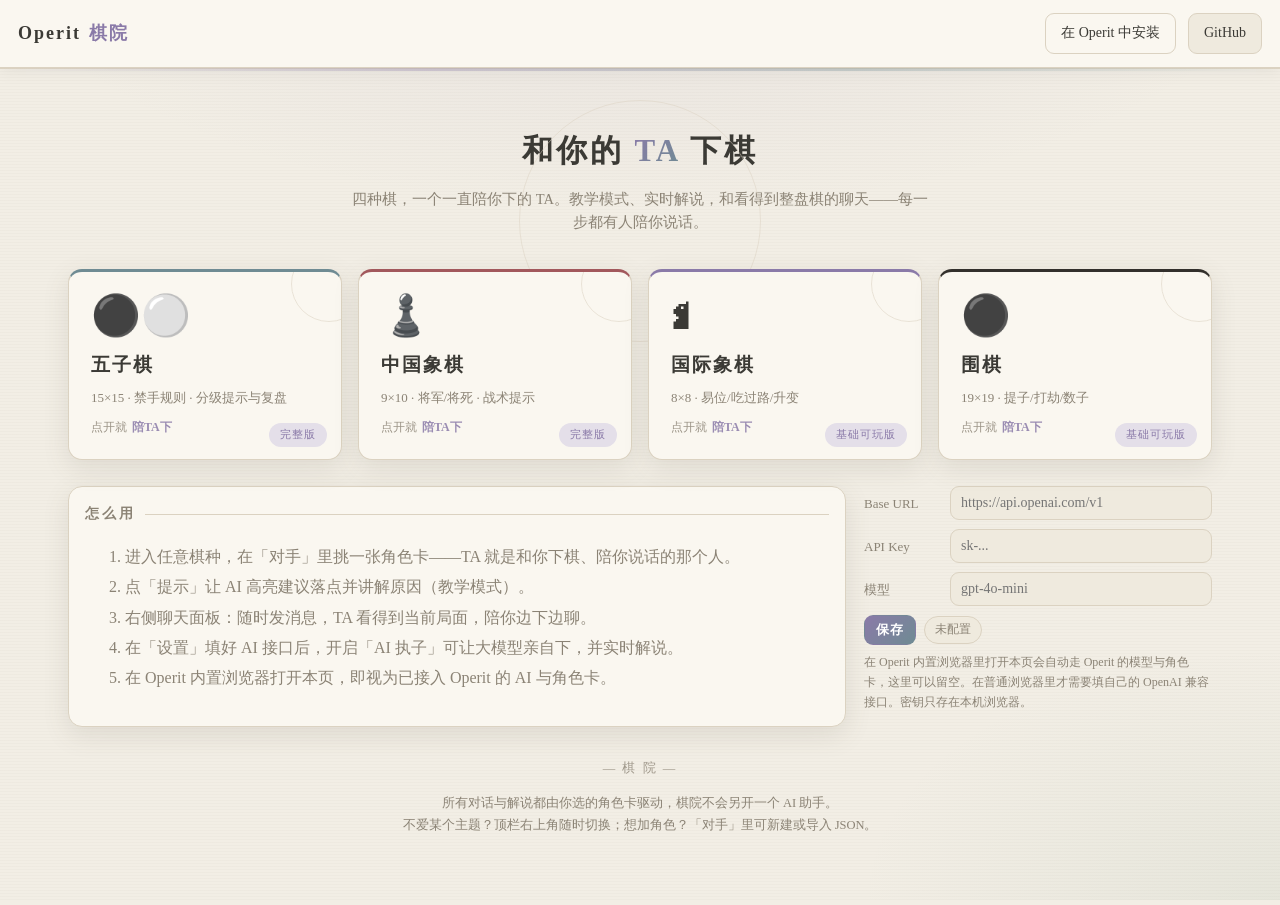
<file: index.html>
<!DOCTYPE html>
<html lang="zh-CN">
<head>
<meta charset="UTF-8">
<meta name="viewport" content="width=device-width,initial-scale=1">
<title>Operit 棋院 · 与 AI 对弈</title>
<link rel="stylesheet" href="assets/style.css">
</head>
<body>
<div class="topbar">
  <div class="logo">Operit <span>棋院</span></div>
  <div class="spacer"></div>
  <a class="btn ghost" href="operit/INSTALL.html">在 Operit 中安装</a>
  <a class="btn" href="https://github.com/" id="repoLink">GitHub</a>
</div>

<div class="wrap">
  <div class="hero">
    <h1>和你的 <span>TA</span> 下棋</h1>
    <p>四种棋，一个一直陪你下的 TA。教学模式、实时解说，和看得到整盘棋的聊天——每一步都有人陪你说话。</p>
  </div>

  <div class="lobby">
    <div class="card" onclick="location.href='gomoku/index.html'">
      <div class="emoji">⚫⚪</div>
      <h2>五子棋</h2>
      <p>15×15 · 禁手规则 · 分级提示与复盘</p>
      <div class="cta">点开就 <b>陪TA下</b></div>
      <div class="lv">完整版</div>
    </div>
    <div class="card" onclick="location.href='xiangqi/index.html'">
      <div class="emoji">♟️</div>
      <h2>中国象棋</h2>
      <p>9×10 · 将军/将死 · 战术提示</p>
      <div class="cta">点开就 <b>陪TA下</b></div>
      <div class="lv">完整版</div>
    </div>
    <div class="card" onclick="location.href='chess/index.html'">
      <div class="emoji">♞</div>
      <h2>国际象棋</h2>
      <p>8×8 · 易位/吃过路/升变</p>
      <div class="cta">点开就 <b>陪TA下</b></div>
      <div class="lv">基础可玩版</div>
    </div>
    <div class="card" onclick="location.href='go/index.html'">
      <div class="emoji">⚫</div>
      <h2>围棋</h2>
      <p>19×19 · 提子/打劫/数子</p>
      <div class="cta">点开就 <b>陪TA下</b></div>
      <div class="lv">基础可玩版</div>
    </div>
  </div>

  <div class="grid2" style="margin-top:26px">
    <div class="panel">
      <h3>怎么用</h3>
      <ol class="muted" style="line-height:1.9">
        <li>进入任意棋种，在「对手」里挑一张角色卡——TA 就是和你下棋、陪你说话的那个人。</li>
        <li>点「提示」让 AI 高亮建议落点并讲解原因（教学模式）。</li>
        <li>右侧聊天面板：随时发消息，TA 看得到当前局面，陪你边下边聊。</li>
        <li>在「设置」填好 AI 接口后，开启「AI 执子」可让大模型亲自下，并实时解说。</li>
        <li>在 Operit 内置浏览器打开本页，即视为已接入 Operit 的 AI 与角色卡。</li>
      </ol>
    </div>
    <div id="settingsMount"></div>
  </div>

  <div class="foot">
    <div class="ln">— 棋 院 —</div>
    <p>所有对话与解说都由你选的角色卡驱动，棋院不会另开一个 AI 助手。<br>
    不爱某个主题？顶栏右上角随时切换；想加角色？「对手」里可新建或导入 JSON。</p>
  </div>
</div>

<script src="assets/common.js"></script>
<script>
  ChessArena.renderSettings(document.getElementById("settingsMount"));
  var repo = "https://github.com/your-name/operit-chess-arena";
  document.getElementById("repoLink").href = repo;
</script>
</body>
</html>
</file>
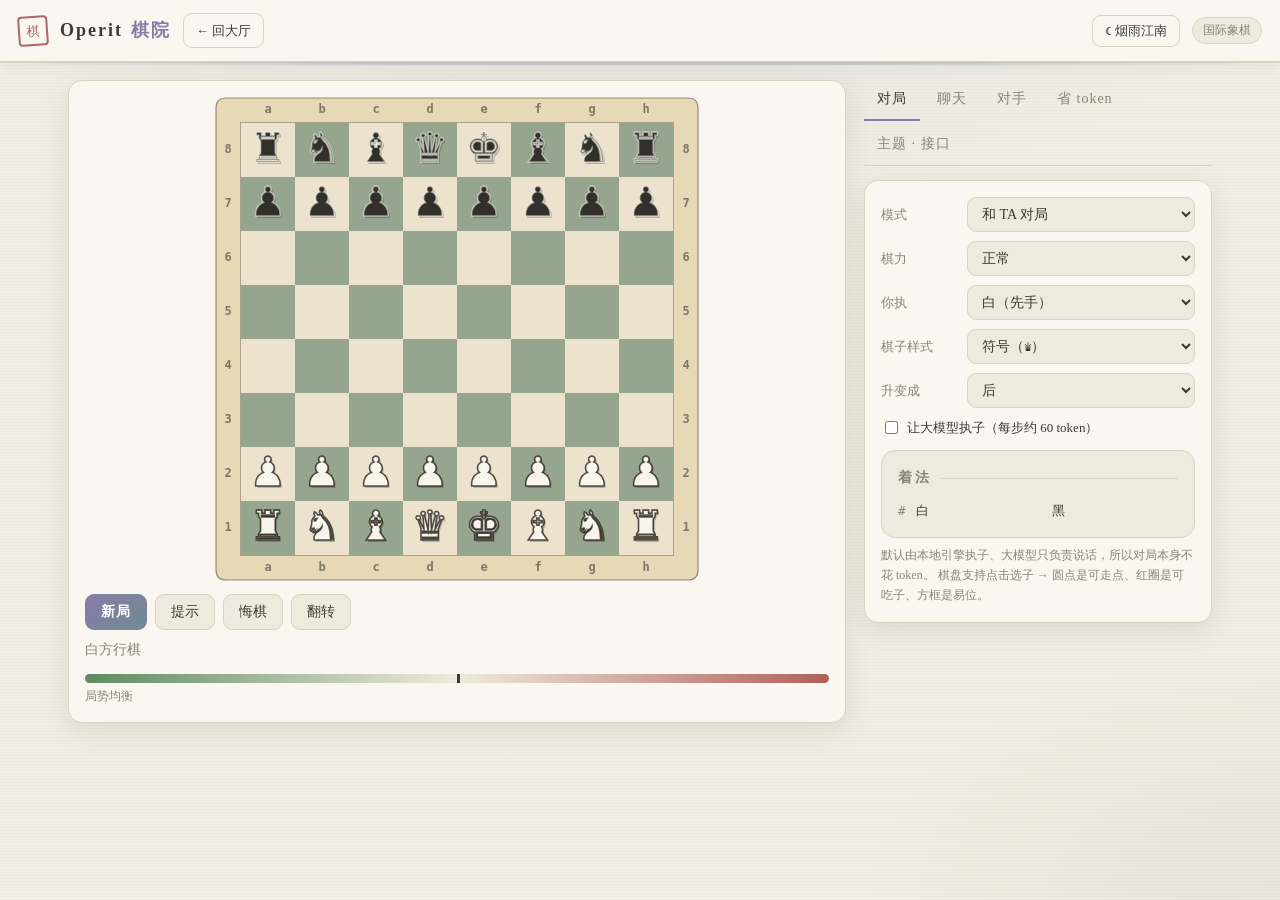
<file: chess/index.html>
<!DOCTYPE html>
<html lang="zh-CN">
<head>
<meta charset="UTF-8">
<meta name="viewport" content="width=device-width,initial-scale=1">
<title>国际象棋 · 陪你下一局</title>
<link rel="stylesheet" href="../assets/style.css">
<script src="../assets/theme.js"></script>
</head>
<body>
<div class="topbar">
  <span class="seal">棋</span>
  <div class="logo">Operit <span>棋院</span></div>
  <a class="btn ghost sm" href="../index.html">← 回大厅</a>
  <div class="spacer"></div>
  <button class="btn ghost sm" id="themeBtn"></button>
  <span class="tag">国际象棋</span>
</div>

<div class="wrap">
  <div class="grid2">
    <div class="panel">
      <div class="boardbox" id="boardbox">
        <canvas id="board"></canvas>
      </div>
      <div class="row" style="margin-top:13px">
        <button class="btn primary" id="newGame">新局</button>
        <button class="btn" id="hintBtn">提示</button>
        <button class="btn" id="undoBtn">悔棋</button>
        <button class="btn" id="flipBtn">翻转</button>
      </div>
      <div class="row" style="margin-top:9px">
        <span class="status" id="status"></span>
      </div>
      <div class="evalbar" style="margin-top:12px"><div class="mark" id="evalMark" style="left:50%"></div></div>
      <div class="muted" style="font-size:12px;margin-top:4px" id="evalText">局势均衡</div>
    </div>

    <div>
      <div class="tabs">
        <div class="tab active" data-tab="ctrl">对局</div>
        <div class="tab" data-tab="chat">聊天</div>
        <div class="tab" data-tab="who">对手</div>
        <div class="tab" data-tab="save">省 token</div>
        <div class="tab" data-tab="set">主题 · 接口</div>
      </div>

      <div class="panel" id="tab-ctrl">
        <div class="field"><label>模式</label>
          <select id="mode"><option value="ai">和 TA 对局</option><option value="pvp">两人轮流</option></select>
        </div>
        <div class="field"><label>棋力</label>
          <select id="diff"><option value="easy">轻松（让让你）</option><option value="medium" selected>正常</option><option value="hard">认真</option></select>
        </div>
        <div class="field"><label>你执</label>
          <select id="side"><option value="w">白（先手）</option><option value="b">黑（后手，自动翻转棋盘）</option></select>
        </div>
        <div class="field"><label>棋子样式</label>
          <select id="styleSel"><option value="glyph">符号（♛）</option><option value="disc">圆盘字母（最清楚）</option></select>
        </div>
        <div class="field"><label>升变成</label>
          <select id="promo"><option value="Q">后</option><option value="R">车</option><option value="B">象</option><option value="N">马</option></select>
        </div>
        <div class="row" style="margin-bottom:12px">
          <label class="row" style="gap:6px"><input type="checkbox" id="llmPlay"> 让大模型执子（每步约 60 token）</label>
        </div>
        <div class="panel sub">
          <h3>着法</h3>
          <div class="moves" id="moves"></div>
        </div>
        <p class="note">默认由本地引擎执子、大模型只负责说话，所以对局本身不花 token。
          棋盘支持点击选子 → 圆点是可走点、红圈是可吃子、方框是易位。</p>
      </div>

      <div class="panel hidden" id="tab-chat"><div id="chatMount"></div></div>
      <div class="panel hidden" id="tab-who"><div id="personaMount"></div></div>
      <div class="panel hidden" id="tab-save"><div id="budgetMount"></div></div>
      <div class="panel hidden" id="tab-set">
        <h3>主题</h3>
        <div id="themeMount"></div>
        <div class="divider"></div>
        <h3>模型接口</h3>
        <div id="setMount"></div>
      </div>
    </div>
  </div>
</div>

<script src="../assets/budget.js"></script>
<script src="../assets/persona.js"></script>
<script src="../assets/common.js"></script>
<script src="engine.js"></script>
<script src="ui.js"></script>
<script>ChessArena.bindThemeCycle(document.getElementById("themeBtn"));</script>
</body>
</html>
</file>
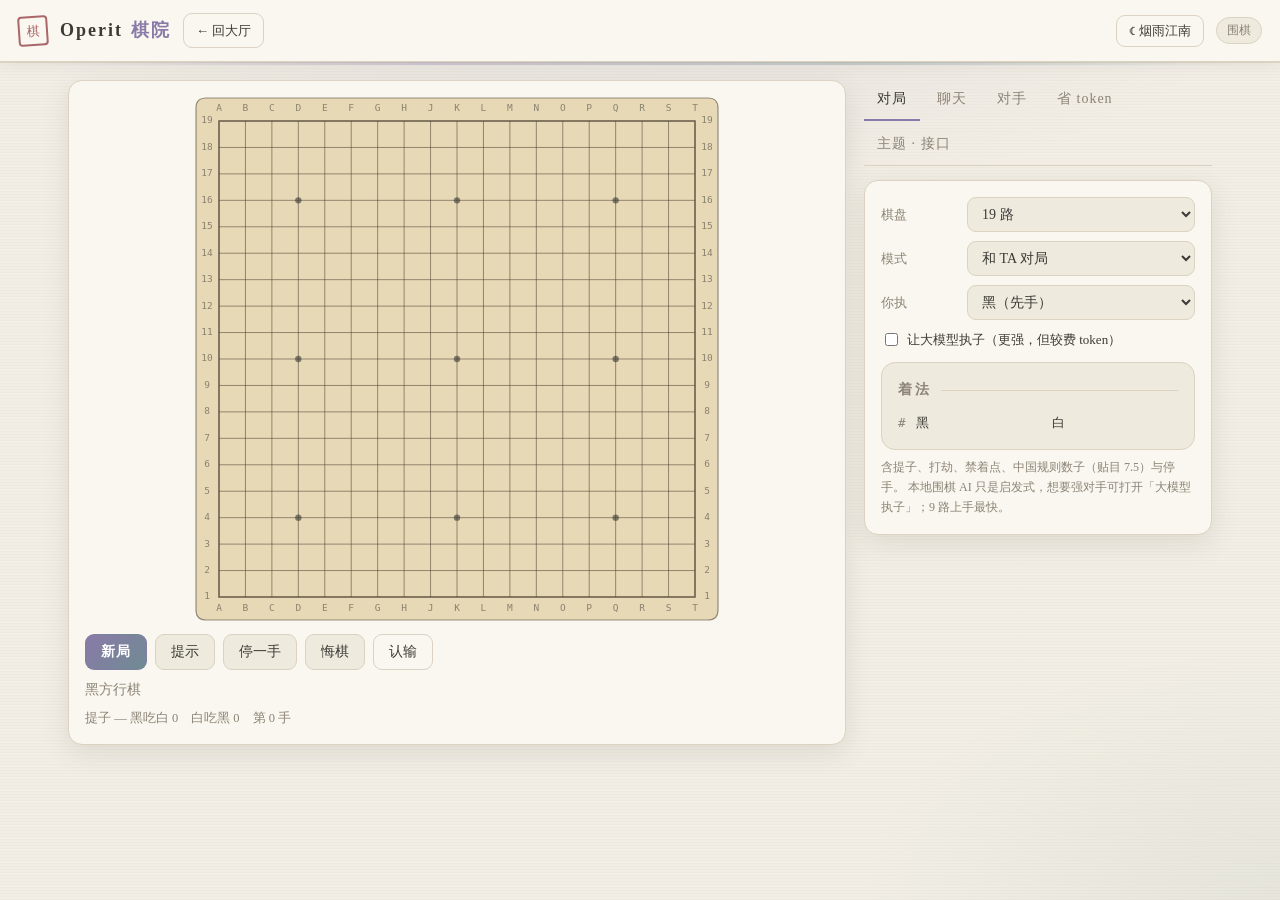
<file: go/index.html>
<!DOCTYPE html>
<html lang="zh-CN">
<head>
<meta charset="UTF-8">
<meta name="viewport" content="width=device-width,initial-scale=1">
<title>围棋 · 陪你下一局</title>
<link rel="stylesheet" href="../assets/style.css">
<script src="../assets/theme.js"></script>
</head>
<body>
<div class="topbar">
  <span class="seal">棋</span>
  <div class="logo">Operit <span>棋院</span></div>
  <a class="btn ghost sm" href="../index.html">← 回大厅</a>
  <div class="spacer"></div>
  <button class="btn ghost sm" id="themeBtn"></button>
  <span class="tag">围棋</span>
</div>

<div class="wrap">
  <div class="grid2">
    <div class="panel">
      <div class="boardbox" id="boardbox">
        <canvas id="board"></canvas>
      </div>
      <div class="row" style="margin-top:13px">
        <button class="btn primary" id="newGame">新局</button>
        <button class="btn" id="hintBtn">提示</button>
        <button class="btn" id="passBtn">停一手</button>
        <button class="btn" id="undoBtn">悔棋</button>
        <button class="btn ghost" id="resignBtn">认输</button>
      </div>
      <div class="row" style="margin-top:9px"><span class="status" id="status"></span></div>
      <div class="muted" id="capText" style="font-size:12.5px;margin-top:6px"></div>
    </div>

    <div>
      <div class="tabs">
        <div class="tab active" data-tab="ctrl">对局</div>
        <div class="tab" data-tab="chat">聊天</div>
        <div class="tab" data-tab="who">对手</div>
        <div class="tab" data-tab="save">省 token</div>
        <div class="tab" data-tab="set">主题 · 接口</div>
      </div>

      <div class="panel" id="tab-ctrl">
        <div class="field"><label>棋盘</label>
          <select id="size"><option value="19" selected>19 路</option><option value="13">13 路</option><option value="9">9 路（新手友好）</option></select>
        </div>
        <div class="field"><label>模式</label>
          <select id="mode"><option value="ai">和 TA 对局</option><option value="pvp">两人轮流</option></select>
        </div>
        <div class="field"><label>你执</label>
          <select id="side"><option value="1">黑（先手）</option><option value="2">白（后手）</option></select>
        </div>
        <div class="row" style="margin-bottom:12px">
          <label class="row" style="gap:6px"><input type="checkbox" id="llmPlay"> 让大模型执子（更强，但较费 token）</label>
        </div>
        <div class="panel sub">
          <h3>着法</h3>
          <div class="moves" id="moves"></div>
        </div>
        <p class="note">含提子、打劫、禁着点、中国规则数子（贴目 7.5）与停手。
          本地围棋 AI 只是启发式，想要强对手可打开「大模型执子」；9 路上手最快。</p>
      </div>

      <div class="panel hidden" id="tab-chat"><div id="chatMount"></div></div>
      <div class="panel hidden" id="tab-who"><div id="personaMount"></div></div>
      <div class="panel hidden" id="tab-save"><div id="budgetMount"></div></div>
      <div class="panel hidden" id="tab-set">
        <h3>主题</h3>
        <div id="themeMount"></div>
        <div class="divider"></div>
        <h3>模型接口</h3>
        <div id="setMount"></div>
      </div>
    </div>
  </div>
</div>

<script src="../assets/budget.js"></script>
<script src="../assets/persona.js"></script>
<script src="../assets/common.js"></script>
<script src="engine.js"></script>
<script src="ui.js"></script>
<script>ChessArena.bindThemeCycle(document.getElementById("themeBtn"));</script>
</body>
</html>
</file>
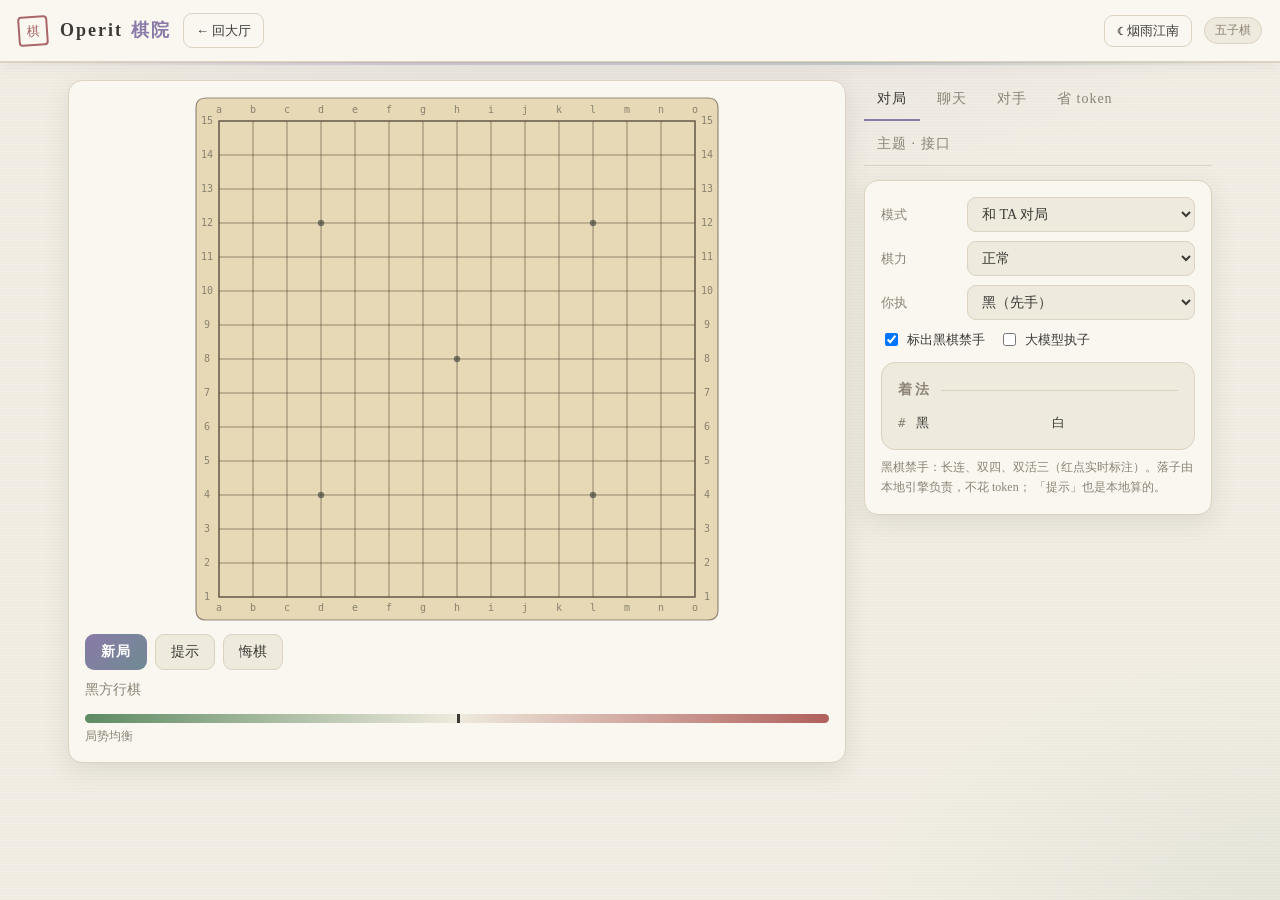
<file: gomoku/index.html>
<!DOCTYPE html>
<html lang="zh-CN">
<head>
<meta charset="UTF-8">
<meta name="viewport" content="width=device-width,initial-scale=1">
<title>五子棋 · 陪你下一局</title>
<link rel="stylesheet" href="../assets/style.css">
<script src="../assets/theme.js"></script>
</head>
<body>
<div class="topbar">
  <span class="seal">棋</span>
  <div class="logo">Operit <span>棋院</span></div>
  <a class="btn ghost sm" href="../index.html">← 回大厅</a>
  <div class="spacer"></div>
  <button class="btn ghost sm" id="themeBtn"></button>
  <span class="tag">五子棋</span>
</div>

<div class="wrap">
  <div class="grid2">
    <div class="panel">
      <div class="boardbox" id="boardbox">
        <canvas id="board"></canvas>
      </div>
      <div class="row" style="margin-top:13px">
        <button class="btn primary" id="newGame">新局</button>
        <button class="btn" id="hintBtn">提示</button>
        <button class="btn" id="undoBtn">悔棋</button>
      </div>
      <div class="row" style="margin-top:9px"><span class="status" id="status"></span></div>
      <div class="evalbar" style="margin-top:12px"><div class="mark" id="evalMark" style="left:50%"></div></div>
      <div class="muted" style="font-size:12px;margin-top:4px" id="evalText">局势均衡</div>
    </div>

    <div>
      <div class="tabs">
        <div class="tab active" data-tab="ctrl">对局</div>
        <div class="tab" data-tab="chat">聊天</div>
        <div class="tab" data-tab="who">对手</div>
        <div class="tab" data-tab="save">省 token</div>
        <div class="tab" data-tab="set">主题 · 接口</div>
      </div>

      <div class="panel" id="tab-ctrl">
        <div class="field"><label>模式</label>
          <select id="mode"><option value="ai">和 TA 对局</option><option value="pvp">两人轮流</option></select>
        </div>
        <div class="field"><label>棋力</label>
          <select id="diff"><option value="easy">轻松（让让你）</option><option value="medium" selected>正常</option><option value="hard">认真</option></select>
        </div>
        <div class="field"><label>你执</label>
          <select id="side"><option value="1">黑（先手）</option><option value="2">白（后手）</option></select>
        </div>
        <div class="row" style="gap:14px;margin-bottom:12px">
          <label class="row" style="gap:6px"><input type="checkbox" id="forbid" checked> 标出黑棋禁手</label>
          <label class="row" style="gap:6px"><input type="checkbox" id="llmPlay"> 大模型执子</label>
        </div>
        <div class="panel sub">
          <h3>着法</h3>
          <div class="moves" id="moves"></div>
        </div>
        <p class="note">黑棋禁手：长连、双四、双活三（红点实时标注）。落子由本地引擎负责，不花 token；
          「提示」也是本地算的。</p>
      </div>

      <div class="panel hidden" id="tab-chat"><div id="chatMount"></div></div>
      <div class="panel hidden" id="tab-who"><div id="personaMount"></div></div>
      <div class="panel hidden" id="tab-save"><div id="budgetMount"></div></div>
      <div class="panel hidden" id="tab-set">
        <h3>主题</h3>
        <div id="themeMount"></div>
        <div class="divider"></div>
        <h3>模型接口</h3>
        <div id="setMount"></div>
      </div>
    </div>
  </div>
</div>

<script src="../assets/budget.js"></script>
<script src="../assets/persona.js"></script>
<script src="../assets/common.js"></script>
<script src="engine.js"></script>
<script src="ui.js"></script>
<script>ChessArena.bindThemeCycle(document.getElementById("themeBtn"));</script>
</body>
</html>
</file>
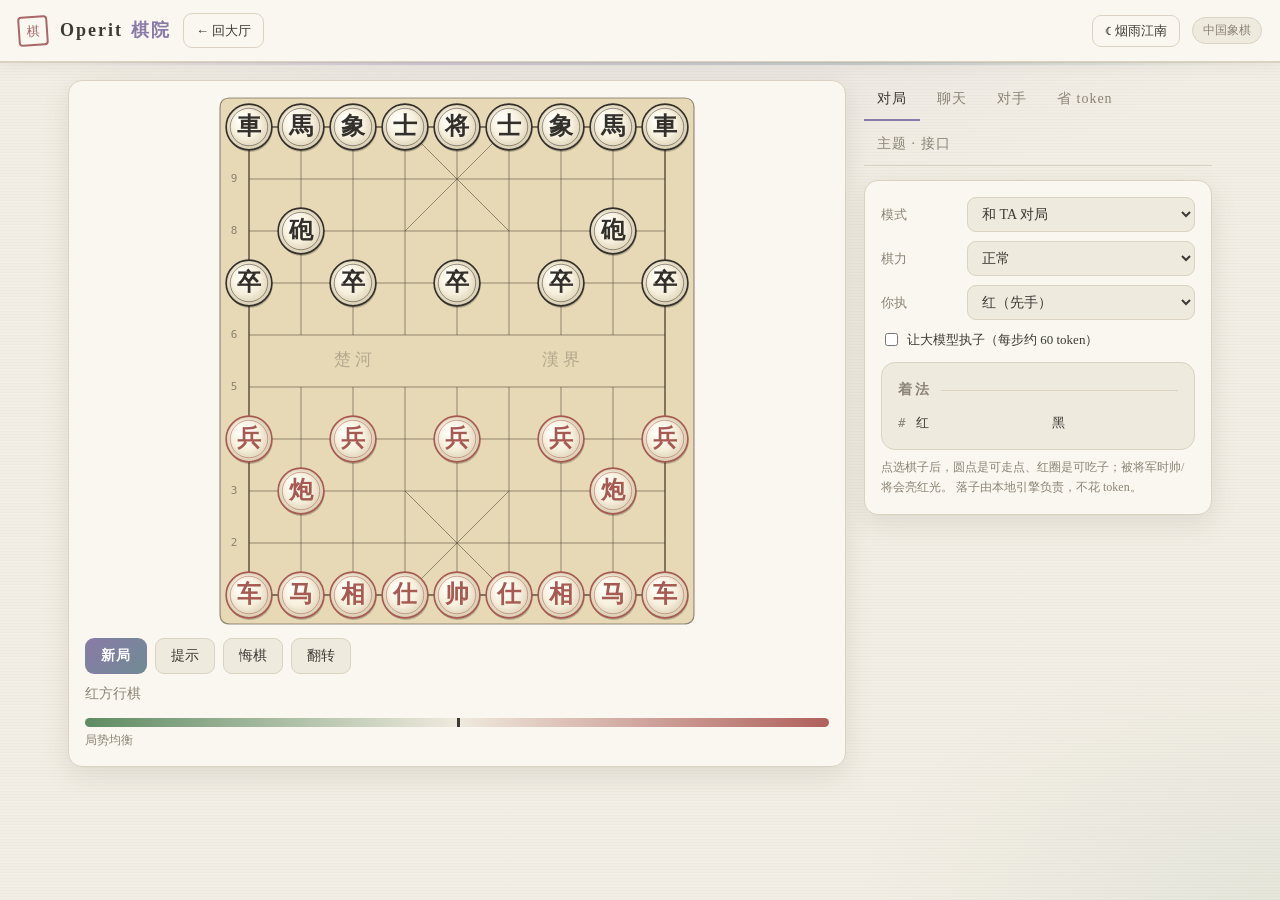
<file: xiangqi/index.html>
<!DOCTYPE html>
<html lang="zh-CN">
<head>
<meta charset="UTF-8">
<meta name="viewport" content="width=device-width,initial-scale=1">
<title>中国象棋 · 陪你下一局</title>
<link rel="stylesheet" href="../assets/style.css">
<script src="../assets/theme.js"></script>
</head>
<body>
<div class="topbar">
  <span class="seal">棋</span>
  <div class="logo">Operit <span>棋院</span></div>
  <a class="btn ghost sm" href="../index.html">← 回大厅</a>
  <div class="spacer"></div>
  <button class="btn ghost sm" id="themeBtn"></button>
  <span class="tag">中国象棋</span>
</div>

<div class="wrap">
  <div class="grid2">
    <div class="panel">
      <div class="boardbox" id="boardbox">
        <canvas id="board"></canvas>
      </div>
      <div class="row" style="margin-top:13px">
        <button class="btn primary" id="newGame">新局</button>
        <button class="btn" id="hintBtn">提示</button>
        <button class="btn" id="undoBtn">悔棋</button>
        <button class="btn" id="flipBtn">翻转</button>
      </div>
      <div class="row" style="margin-top:9px"><span class="status" id="status"></span></div>
      <div class="evalbar" style="margin-top:12px"><div class="mark" id="evalMark" style="left:50%"></div></div>
      <div class="muted" style="font-size:12px;margin-top:4px" id="evalText">局势均衡</div>
    </div>

    <div>
      <div class="tabs">
        <div class="tab active" data-tab="ctrl">对局</div>
        <div class="tab" data-tab="chat">聊天</div>
        <div class="tab" data-tab="who">对手</div>
        <div class="tab" data-tab="save">省 token</div>
        <div class="tab" data-tab="set">主题 · 接口</div>
      </div>

      <div class="panel" id="tab-ctrl">
        <div class="field"><label>模式</label>
          <select id="mode"><option value="ai">和 TA 对局</option><option value="pvp">两人轮流</option></select>
        </div>
        <div class="field"><label>棋力</label>
          <select id="diff"><option value="easy">轻松（让让你）</option><option value="medium" selected>正常</option><option value="hard">认真</option></select>
        </div>
        <div class="field"><label>你执</label>
          <select id="side"><option value="r">红（先手）</option><option value="b">黑（后手，自动翻转棋盘）</option></select>
        </div>
        <div class="row" style="margin-bottom:12px">
          <label class="row" style="gap:6px"><input type="checkbox" id="llmPlay"> 让大模型执子（每步约 60 token）</label>
        </div>
        <div class="panel sub">
          <h3>着法</h3>
          <div class="moves" id="moves"></div>
        </div>
        <p class="note">点选棋子后，圆点是可走点、红圈是可吃子；被将军时帅/将会亮红光。
          落子由本地引擎负责，不花 token。</p>
      </div>

      <div class="panel hidden" id="tab-chat"><div id="chatMount"></div></div>
      <div class="panel hidden" id="tab-who"><div id="personaMount"></div></div>
      <div class="panel hidden" id="tab-save"><div id="budgetMount"></div></div>
      <div class="panel hidden" id="tab-set">
        <h3>主题</h3>
        <div id="themeMount"></div>
        <div class="divider"></div>
        <h3>模型接口</h3>
        <div id="setMount"></div>
      </div>
    </div>
  </div>
</div>

<script src="../assets/budget.js"></script>
<script src="../assets/persona.js"></script>
<script src="../assets/common.js"></script>
<script src="engine.js"></script>
<script src="ui.js"></script>
<script>ChessArena.bindThemeCycle(document.getElementById("themeBtn"));</script>
</body>
</html>
</file>
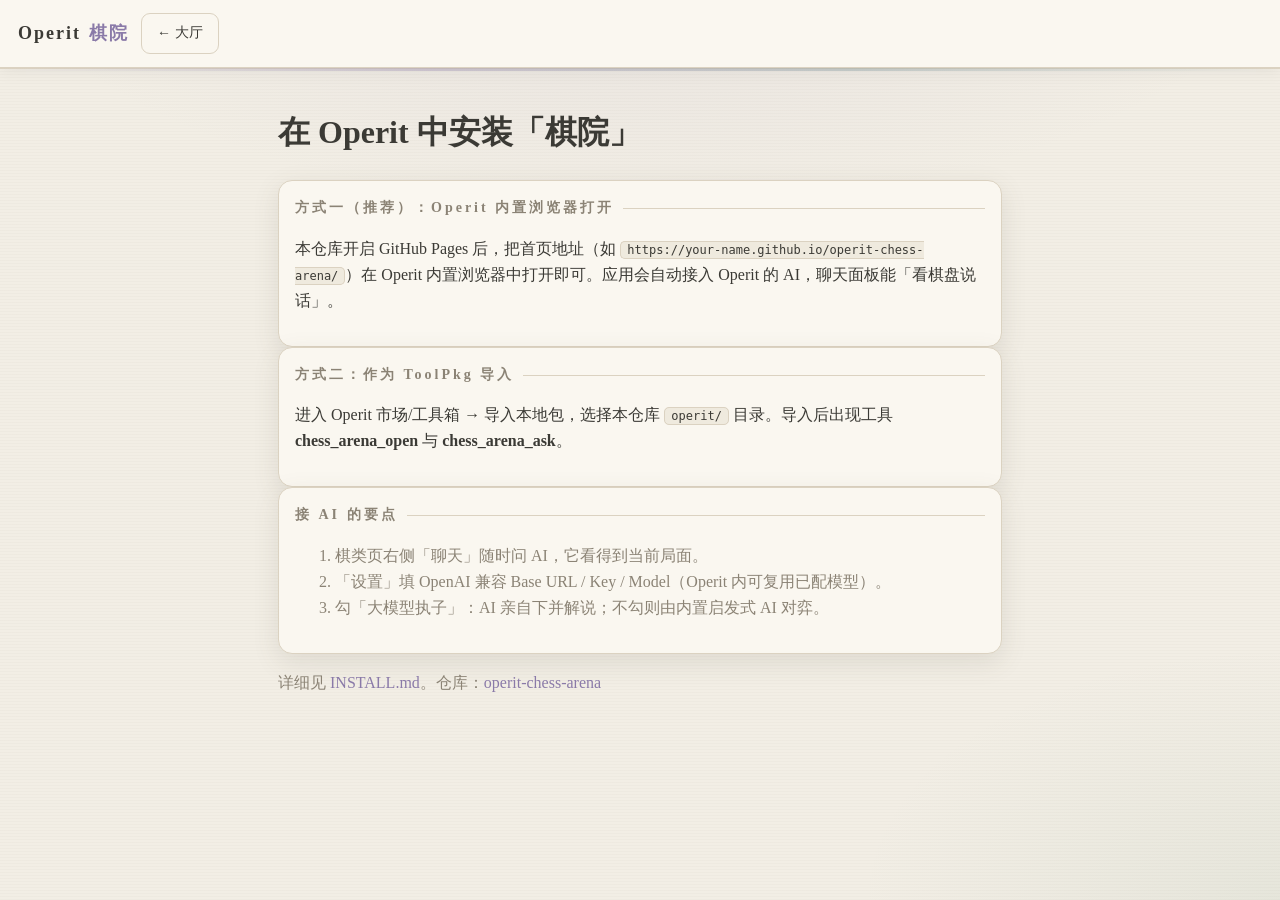
<file: operit/INSTALL.html>
<!DOCTYPE html>
<html lang="zh-CN">
<head>
<meta charset="UTF-8">
<meta name="viewport" content="width=device-width,initial-scale=1">
<title>在 Operit 中安装 · 棋院</title>
<link rel="stylesheet" href="../assets/style.css">
</head>
<body>
<div class="topbar"><div class="logo">Operit <span>棋院</span></div><a class="btn ghost" href="../index.html">← 大厅</a></div>
<div class="wrap" style="max-width:760px">
  <h1>在 Operit 中安装「棋院」</h1>
  <div class="panel">
    <h3>方式一（推荐）：Operit 内置浏览器打开</h3>
    <p>本仓库开启 GitHub Pages 后，把首页地址（如 <span class="kbd">https://your-name.github.io/operit-chess-arena/</span>）在 Operit 内置浏览器中打开即可。应用会自动接入 Operit 的 AI，聊天面板能「看棋盘说话」。</p>
  </div>
  <div class="panel">
    <h3>方式二：作为 ToolPkg 导入</h3>
    <p>进入 Operit 市场/工具箱 → 导入本地包，选择本仓库 <span class="kbd">operit/</span> 目录。导入后出现工具 <b>chess_arena_open</b> 与 <b>chess_arena_ask</b>。</p>
  </div>
  <div class="panel">
    <h3>接 AI 的要点</h3>
    <ol class="muted">
      <li>棋类页右侧「聊天」随时问 AI，它看得到当前局面。</li>
      <li>「设置」填 OpenAI 兼容 Base URL / Key / Model（Operit 内可复用已配模型）。</li>
      <li>勾「大模型执子」：AI 亲自下并解说；不勾则由内置启发式 AI 对弈。</li>
    </ol>
  </div>
  <p class="muted">详细见 <a href="INSTALL.md">INSTALL.md</a>。仓库：<a href="https://github.com/your-name/operit-chess-arena">operit-chess-arena</a></p>
</div>
</body>
</html>
</file>
<file: assets/style.css>
/* ===== Operit 棋院 · 共享样式（多主题 / 低饱和护眼 / 均含紫调） =====
 * 主题调色板全部写在 html[data-theme] 上，JS 只负责切换属性，
 * 棋盘配色也用 CSS 变量托管，canvas 通过 getComputedStyle 读取，单一数据源。
 */

/* ---------- 主题 1：烟雨江南（默认 · 浅 · 宣纸 + 藕荷紫 + 竹青） ---------- */
html, html[data-theme="jiangnan"] {
  --bg: #f2eee5;
  --bg-img:
    repeating-linear-gradient(0deg, rgba(118,108,92,.032) 0 1px, transparent 1px 3px),
    radial-gradient(1100px 520px at 50% -12%, rgba(140,124,168,.13), transparent 62%),
    radial-gradient(700px 420px at 100% 100%, rgba(125,156,133,.10), transparent 60%);
  --panel: #faf7f0;
  --panel-2: #efeade;
  --line: #dbd2c1;
  --txt: #3b3a35;
  --muted: #8b8375;
  --accent: #8a7aa8;      /* 藕荷紫 */
  --accent-2: #6f8b93;    /* 远山青 */
  --seal: #a2585c;        /* 印泥 */
  --win: #5d8b62;
  --warn: #b98a4b;
  --danger: #b0605c;
  --board: #e8d9b6;       /* 竹纸棋盘 */
  --board-line: rgba(74,64,50,.55);
  --sq-light: #ece2cd;    /* 国象浅格 */
  --sq-dark: #96a58d;     /* 国象深格（竹青） */
  --stone-b: #33302c;
  --stone-w: #f8f5ec;
  --piece-face: #f6efdc;  /* 中象棋子面 */
  --piece-red: #a75a52;
  --accent-soft: #e4dfe9;
  --user-bubble: #e8e3ef;
  --user-bubble-bd: #cec4dc;
  --radius: 14px;
  --radius-s: 9px;
  --font: "Songti SC", "STSong", "Noto Serif SC", "Source Han Serif SC", Georgia, "Microsoft YaHei", serif;
  --shadow: 0 8px 26px rgba(96,86,70,.13);
  --bd: 1px;
}

/* ---------- 主题 2：夜阑（深 · 墨紫 + 月白） ---------- */
html[data-theme="yelan"] {
  --bg: #191721;
  --bg-img:
    radial-gradient(900px 460px at 50% -10%, rgba(150,128,190,.16), transparent 64%),
    radial-gradient(680px 400px at 0% 100%, rgba(108,132,150,.10), transparent 58%);
  --panel: #211e2b;
  --panel-2: #2a2636;
  --line: #383247;
  --txt: #e5e0ee;
  --muted: #948CA6;
  --accent: #a494c6;
  --accent-2: #7d95a4;
  --seal: #b5757a;
  --win: #6fa376;
  --warn: #c39a5e;
  --danger: #c0736e;
  --board: #c4ab88;
  --board-line: rgba(48,40,34,.6);
  --sq-light: #d9cfba;
  --sq-dark: #7d8698;
  --stone-b: #26232c;
  --stone-w: #f4f1ea;
  --piece-face: #ece3cd;
  --piece-red: #a95d55;
  --accent-soft: #302a3d;
  --user-bubble: #322c41;
  --user-bubble-bd: #473e5d;
  --radius: 14px;
  --radius-s: 9px;
  --font: "Songti SC", "STSong", "Noto Serif SC", Georgia, "Microsoft YaHei", serif;
  --shadow: 0 10px 30px rgba(0,0,0,.38);
  --bd: 1px;
}

/* ---------- 主题 3：像素·紫水晶（深 · 8bit） ---------- */
html[data-theme="pixel"] {
  --bg: #221f2b;
  --bg-img:
    repeating-linear-gradient(0deg, rgba(255,255,255,.022) 0 2px, transparent 2px 4px),
    repeating-linear-gradient(90deg, rgba(255,255,255,.022) 0 2px, transparent 2px 4px);
  --panel: #2b2738;
  --panel-2: #342f44;
  --line: #4a4360;
  --txt: #e8e4f2;
  --muted: #9a92b4;
  --accent: #9d8ec4;
  --accent-2: #74a09a;
  --seal: #b87a86;
  --win: #7fae7c;
  --warn: #c5a06a;
  --danger: #c4787c;
  --board: #c0a882;
  --board-line: rgba(40,34,30,.7);
  --sq-light: #d6cbb2;
  --sq-dark: #7f8aa0;
  --stone-b: #221f28;
  --stone-w: #f2efe6;
  --piece-face: #e8dfc6;
  --piece-red: #b0625a;
  --accent-soft: #3b3450;
  --user-bubble: #3d3552;
  --user-bubble-bd: #5a4f78;
  --radius: 0px;
  --radius-s: 0px;
  --font: "Zpix", "Fusion Pixel 12px", "Press Start 2P", ui-monospace, "Courier New", monospace;
  --shadow: 4px 4px 0 rgba(0,0,0,.32);
  --bd: 2px;
}

/* ---------- 主题 4：中古手抄（浅 · 羊皮纸 + 彩窗紫） ---------- */
html[data-theme="medieval"] {
  --bg: #e8dfc9;
  --bg-img:
    radial-gradient(520px 320px at 12% 8%, rgba(150,124,84,.13), transparent 60%),
    radial-gradient(640px 380px at 88% 92%, rgba(124,106,156,.13), transparent 62%),
    repeating-linear-gradient(0deg, rgba(110,92,62,.03) 0 1px, transparent 1px 4px);
  --panel: #f3ecda;
  --panel-2: #e4dabf;
  --line: #c9ba99;
  --txt: #40352a;
  --muted: #877757;
  --accent: #7c6a9c;      /* 教堂彩窗紫 */
  --accent-2: #9a6a5c;    /* 赭红 */
  --seal: #9c4f47;
  --win: #61814f;
  --warn: #a9803f;
  --danger: #a4544c;
  --board: #ded0ad;
  --board-line: rgba(72,58,38,.6);
  --sq-light: #e6dbbf;
  --sq-dark: #9b8f74;
  --stone-b: #332b22;
  --stone-w: #f6f0df;
  --piece-face: #f2e9d2;
  --piece-red: #9c4f47;
  --accent-soft: #e3daeb;
  --user-bubble: #e7deed;
  --user-bubble-bd: #c5b7d3;
  --radius: 5px;
  --radius-s: 4px;
  --font: "Baskerville", "Songti SC", "STSong", "Noto Serif SC", Georgia, serif;
  --shadow: 0 6px 20px rgba(90,72,44,.18);
  --bd: 1px;
}

/* ---------- 主题 5：青瓷（浅 · 影青 + 淡紫） ---------- */
html[data-theme="qingci"] {
  --bg: #eceff0;
  --bg-img:
    radial-gradient(900px 460px at 50% -10%, rgba(136,126,166,.12), transparent 62%),
    radial-gradient(680px 380px at 90% 100%, rgba(120,158,158,.12), transparent 58%);
  --panel: #f7f9f9;
  --panel-2: #e6ecec;
  --line: #d2dadb;
  --txt: #35403f;
  --muted: #7d8c8b;
  --accent: #8b7fa6;
  --accent-2: #6f9a97;
  --seal: #a2666a;
  --win: #5c8d78;
  --warn: #b08a52;
  --danger: #ab6462;
  --board: #dfd8c2;
  --board-line: rgba(60,68,66,.5);
  --sq-light: #e4e6dc;
  --sq-dark: #8ea3a1;
  --stone-b: #2f3634;
  --stone-w: #f8faf7;
  --piece-face: #f0eddf;
  --piece-red: #a2666a;
  --accent-soft: #e4e1ec;
  --user-bubble: #e7e3ef;
  --user-bubble-bd: #ccc5da;
  --radius: 16px;
  --radius-s: 10px;
  --font: "Songti SC", "STSong", "Noto Serif SC", Georgia, "Microsoft YaHei", serif;
  --shadow: 0 8px 24px rgba(70,86,84,.12);
  --bd: 1px;
}

/* ================= 基础 ================= */
* { box-sizing: border-box }
html, body { margin: 0; padding: 0 }
body {
  background: var(--bg);
  background-image: var(--bg-img);
  background-attachment: fixed;
  color: var(--txt);
  font-family: var(--font);
  line-height: 1.62;
  min-height: 100vh;
  -webkit-text-size-adjust: 100%;
}
a { color: var(--accent); text-decoration: none }
.wrap { max-width: 1180px; margin: 0 auto; padding: 18px }
.muted { color: var(--muted) }
.hidden { display: none !important }

/* 顶栏：卷帘双线 */
.topbar {
  display: flex; align-items: center; gap: 12px; flex-wrap: wrap;
  padding: 13px 18px; background: var(--panel);
  border-bottom: var(--bd) solid var(--line);
  box-shadow: 0 1px 0 var(--line), 0 4px 16px rgba(0,0,0,.05);
  position: relative;
}
.topbar::after {
  content: ""; position: absolute; left: 0; right: 0; bottom: -4px; height: 3px;
  background: linear-gradient(90deg, transparent, var(--accent), var(--accent-2), transparent);
  opacity: .32;
}
.topbar .logo { font-weight: 700; font-size: 18px; letter-spacing: 2px; display: flex; align-items: center; gap: 8px }
.topbar .logo span { color: var(--accent) }
.topbar .spacer { flex: 1 }

/* 印章 */
.seal {
  display: inline-grid; place-items: center; width: 30px; height: 30px;
  border: 2px solid var(--seal); color: var(--seal); border-radius: 4px;
  font-size: 13px; line-height: 1; letter-spacing: 0; transform: rotate(-4deg);
  opacity: .9; flex: 0 0 30px;
}

/* 按钮 */
.btn {
  background: var(--panel-2); color: var(--txt);
  border: var(--bd) solid var(--line); border-radius: var(--radius-s);
  padding: 8px 15px; cursor: pointer; font-size: 14px; font-family: inherit;
  transition: transform .12s, border-color .15s, background .15s;
}
.btn:hover { border-color: var(--accent) }
.btn:active { transform: translateY(1px) }
.btn.primary {
  background: linear-gradient(135deg, var(--accent), var(--accent-2));
  border-color: transparent; color: #fff; font-weight: 600; letter-spacing: 1px;
}
.btn.ghost { background: transparent }
.btn.sm { padding: 5px 11px; font-size: 13px }
.btn:disabled { opacity: .42; cursor: not-allowed }
.btn.on { border-color: var(--accent); box-shadow: inset 0 0 0 1px var(--accent) }
html[data-theme="pixel"] .btn { box-shadow: 3px 3px 0 rgba(0,0,0,.3) }
html[data-theme="pixel"] .btn:active { box-shadow: 1px 1px 0 rgba(0,0,0,.3) }

/* 面板：月洞窗质感 */
.panel {
  background: var(--panel); border: var(--bd) solid var(--line);
  border-radius: var(--radius); padding: 16px; box-shadow: var(--shadow);
}
.panel h3 {
  margin: 0 0 11px; font-size: 14px; color: var(--muted); letter-spacing: 3px;
  display: flex; align-items: center; gap: 9px;
}
.panel h3::after { content: ""; flex: 1; height: 1px; background: var(--line) }
.panel.sub { background: var(--panel-2); box-shadow: none }

.grid2 { display: grid; grid-template-columns: minmax(0,1fr) 348px; gap: 18px; align-items: start }
@media (max-width: 940px) { .grid2 { grid-template-columns: 1fr } }
.row { display: flex; gap: 8px; flex-wrap: wrap; align-items: center }
.tag {
  font-size: 12px; color: var(--muted); background: var(--panel-2);
  border: var(--bd) solid var(--line); padding: 3px 10px; border-radius: 20px;
}
html[data-theme="pixel"] .tag { border-radius: 0 }

select, input[type=text], input[type=password], input[type=number], textarea {
  background: var(--panel-2); color: var(--txt); border: var(--bd) solid var(--line);
  border-radius: var(--radius-s); padding: 8px 10px; font-size: 14px; font-family: inherit;
}
select:focus, input:focus, textarea:focus { outline: none; border-color: var(--accent) }
label { font-size: 13px }

canvas { display: block; max-width: 100%; height: auto; touch-action: manipulation; border-radius: var(--radius-s) }
html[data-theme="pixel"] canvas { image-rendering: pixelated }
.boardbox { position: relative; display: flex; justify-content: center; width: 100%; line-height: 0; max-width: 100% }
.status { font-size: 14px; color: var(--muted) }
.status b { color: var(--txt) }

/* ================= 聊天 ================= */
.chat { display: flex; flex-direction: column; height: 100%; max-height: 68vh; min-height: 340px }
.chat .who {
  display: flex; align-items: center; gap: 8px; padding-bottom: 11px; margin-bottom: 11px;
  border-bottom: 1px dashed var(--line); font-size: 13px; color: var(--muted);
}
.chat .who b { color: var(--txt); font-weight: 600 }
.who-card { display: flex; gap: 10px; align-items: center; width: 100% }
.who-card .face {
  width: 42px; height: 42px; flex: 0 0 42px; border-radius: 12px; display: grid; place-items: center;
  font-size: 21px; background: var(--accent-soft); color: var(--accent); overflow: hidden;
}
.who-card .face img { width: 100%; height: 100%; object-fit: cover }
.who-card .info { min-width: 0; line-height: 1.45 }
.who-card .nm { font-size: 15px; font-weight: 600; color: var(--txt) }
.who-card .ds { font-size: 12px; color: var(--muted); white-space: nowrap; overflow: hidden; text-overflow: ellipsis }
.who-card .st { font-size: 11.5px; color: var(--accent); margin-top: 1px }
html[data-theme="pixel"] .who-card .face { border-radius: 0 }
.chat .log { flex: 1; overflow-y: auto; display: flex; flex-direction: column; gap: 11px; padding-right: 4px }
.msg { display: flex; gap: 8px; align-items: flex-start }
.msg .av {
  width: 30px; height: 30px; border-radius: 50%; flex: 0 0 30px; display: grid; place-items: center;
  font-size: 14px; font-weight: 600; color: #fff; overflow: hidden;
}
html[data-theme="pixel"] .msg .av { border-radius: 0 }
.msg.user .av { background: var(--accent-2) }
.msg.ai .av { background: var(--accent) }
.msg .av img { width: 100%; height: 100%; object-fit: cover }
.msg .bubble {
  background: var(--panel-2); border: var(--bd) solid var(--line); border-radius: 12px;
  padding: 9px 12px; font-size: 14px; max-width: 100%; white-space: pre-wrap; word-break: break-word;
}
html[data-theme="pixel"] .msg .bubble { border-radius: 0 }
.msg.user { flex-direction: row-reverse }
.msg.user .bubble { background: var(--user-bubble); border-color: var(--user-bubble-bd) }
.msg.sys .bubble { background: transparent; border-style: dashed; color: var(--muted); font-size: 13px }
.chat .input { display: flex; gap: 8px; margin-top: 10px }
.chat .input textarea { flex: 1; resize: none; height: 44px; line-height: 1.4 }
.ev { font-size: 11px; color: var(--muted); margin-top: 3px }
.local-badge { border: 1px solid var(--line); border-radius: 4px; padding: 0 4px; margin-left: 4px }

/* ================= 局面 / 着法 ================= */
.evalbar {
  height: 9px; border-radius: 6px; position: relative; overflow: hidden;
  background: linear-gradient(90deg, var(--win), var(--panel-2) 50%, var(--danger));
}
.evalbar .mark { position: absolute; top: -4px; width: 3px; height: 17px; background: var(--txt); border-radius: 2px }
.moves {
  font-family: ui-monospace, SFMono-Regular, Menlo, monospace; font-size: 12.5px;
  max-height: 210px; overflow: auto; display: grid; grid-template-columns: auto 1fr 1fr; gap: 2px 10px;
}
.moves .n { color: var(--muted) }
.hint-dot {
  position: absolute; width: 15px; height: 15px; border-radius: 50%; background: var(--accent);
  border: 2px solid var(--panel); transform: translate(-50%,-50%); pointer-events: none;
  animation: pulse 1.1s infinite;
}
@keyframes pulse {
  0% { box-shadow: 0 0 0 0 rgba(138,122,168,.55) }
  70% { box-shadow: 0 0 0 13px rgba(138,122,168,0) }
  100% { box-shadow: 0 0 0 0 rgba(138,122,168,0) }
}
.toast {
  position: fixed; bottom: 26px; left: 50%; transform: translateX(-50%);
  background: var(--panel); border: var(--bd) solid var(--line); color: var(--txt);
  padding: 10px 18px; border-radius: var(--radius-s); z-index: 60; opacity: 0;
  transition: .25s; pointer-events: none; max-width: 84vw; box-shadow: var(--shadow);
}
.toast.show { opacity: 1 }
.kbd { font-family: ui-monospace, monospace; background: var(--panel-2); border: 1px solid var(--line); border-radius: 5px; padding: 1px 6px; font-size: 12px }

/* ================= 大厅 ================= */
.hero { text-align: center; padding: 40px 12px 8px; position: relative }
.hero::before { /* 月洞窗 */
  content: ""; position: absolute; left: 50%; top: 14px; width: 240px; height: 240px;
  transform: translateX(-50%); border: 1px solid var(--line); border-radius: 50%;
  opacity: .5; pointer-events: none;
}
.hero h1 { font-size: 31px; margin: 0; letter-spacing: 3px; font-weight: 600 }
.hero h1 span {
  background: linear-gradient(135deg, var(--accent), var(--accent-2));
  -webkit-background-clip: text; background-clip: text; color: transparent;
}
.hero p { color: var(--muted); max-width: 580px; margin: 12px auto 0; font-size: 14.5px }
.hero .sub { font-size: 13px; margin-top: 6px; letter-spacing: 1px }
.lobby { display: grid; grid-template-columns: repeat(auto-fit, minmax(228px,1fr)); gap: 16px; margin-top: 26px }
.card {
  background: var(--panel); border: var(--bd) solid var(--line); border-radius: var(--radius);
  padding: 22px; cursor: pointer; transition: .18s; position: relative; overflow: hidden;
  box-shadow: var(--shadow);
}
.card::before { /* 窗棂角饰 */
  content: ""; position: absolute; right: -26px; top: -26px; width: 74px; height: 74px;
  border: 1px solid var(--line); border-radius: 50%; opacity: .55;
}
.card:hover { transform: translateY(-4px); border-color: var(--accent) }
.card .emoji { font-size: 40px; line-height: 1.1 }
.card h2 { margin: 12px 0 6px; font-size: 19px; letter-spacing: 2px; font-weight: 600 }
.card p { color: var(--muted); font-size: 13px; margin: 0 }
.card .lv { position: absolute; right: 14px; bottom: 12px; font-size: 11px; color: var(--muted) }

/* ================= 标签页 ================= */
.tabs { display: flex; gap: 4px; border-bottom: var(--bd) solid var(--line); margin-bottom: 14px; flex-wrap: wrap }
.tabs .tab {
  padding: 8px 13px; cursor: pointer; color: var(--muted);
  border-bottom: 2px solid transparent; font-size: 14px; letter-spacing: 1px;
}
.tabs .tab.active { color: var(--txt); border-bottom-color: var(--accent) }

/* ================= 主题选择 ================= */
.theme-grid { display: grid; grid-template-columns: repeat(auto-fit, minmax(148px,1fr)); gap: 10px }
.theme-card {
  border: var(--bd) solid var(--line); border-radius: var(--radius-s); padding: 10px;
  cursor: pointer; background: var(--panel-2); transition: .15s;
}
.theme-card:hover { border-color: var(--accent) }
.theme-card.active { border-color: var(--accent); box-shadow: inset 0 0 0 1px var(--accent) }
.theme-card .nm { font-size: 13.5px; font-weight: 600; margin-bottom: 2px }
.theme-card .ds { font-size: 11.5px; color: var(--muted); line-height: 1.5 }
.swatches { display: flex; gap: 4px; margin-top: 8px }
.swatches i { width: 17px; height: 17px; border-radius: 4px; display: block; border: 1px solid rgba(0,0,0,.14) }

/* ================= 角色卡 ================= */
.persona-list { display: flex; flex-direction: column; gap: 9px }
.persona {
  display: flex; gap: 10px; align-items: flex-start; padding: 10px;
  border: var(--bd) solid var(--line); border-radius: var(--radius-s);
  background: var(--panel-2); cursor: pointer; transition: .15s;
}
.persona:hover { border-color: var(--accent) }
.persona.active { border-color: var(--accent); box-shadow: inset 0 0 0 1px var(--accent) }
.persona .face {
  width: 40px; height: 40px; flex: 0 0 40px; border-radius: 10px; display: grid; place-items: center;
  font-size: 20px; background: var(--accent-soft); overflow: hidden;
}
.persona .face img { width: 100%; height: 100%; object-fit: cover }
.persona .nm { font-size: 14px; font-weight: 600; display: flex; align-items: center; gap: 6px }
.persona .ds { font-size: 12px; color: var(--muted); line-height: 1.55; margin-top: 2px }
.persona .ops { margin-left: auto; display: flex; gap: 5px; flex: 0 0 auto }
.mini { background: none; border: none; color: var(--muted); cursor: pointer; font-size: 12px; padding: 2px 4px; font-family: inherit }
.mini:hover { color: var(--accent) }

/* ================= 省 token 面板 ================= */
.meter { display: grid; grid-template-columns: repeat(3, 1fr); gap: 8px; margin-top: 10px }
.meter div {
  background: var(--panel-2); border: var(--bd) solid var(--line);
  border-radius: var(--radius-s); padding: 8px; text-align: center;
}
.meter .v { font-size: 17px; font-weight: 700; font-family: ui-monospace, monospace }
.meter .k { font-size: 11px; color: var(--muted) }
.field { display: flex; align-items: center; gap: 8px; margin-bottom: 9px; flex-wrap: wrap }
.field > label { min-width: 78px; color: var(--muted); font-size: 13px }
.field select, .field input[type=text], .field input[type=password] { flex: 1; min-width: 150px }
.note { font-size: 12px; color: var(--muted); line-height: 1.65; margin: 8px 0 0 }
.divider { height: 1px; background: var(--line); margin: 14px 0 }

/* ================= 主题切换过渡（柔和不闪） ================= */
body, .panel, .panel.sub, .btn, .card, .topbar, .theme-card, .persona, .tag, .moves, .evalbar {
  transition: background-color .3s ease, color .3s ease, border-color .3s ease, box-shadow .3s ease;
}

/* ================= 顶栏微调 ================= */
.topbar .logo { position: relative; }
html[data-theme="pixel"] .topbar .logo { letter-spacing: 1px }
.topbar .btn.sm { padding: 6px 12px }

/* ================= 大厅卡片：棋种色条 + 陪 TA 下 ================= */
.card { border-top: 3px solid var(--accent); display: flex; flex-direction: column; }
.lobby .card:nth-child(1) { border-top-color: var(--accent-2) }
.lobby .card:nth-child(2) { border-top-color: var(--seal) }
.lobby .card:nth-child(3) { border-top-color: var(--accent) }
.lobby .card:nth-child(4) { border-top-color: var(--stone-b) }
.card .lv { background: var(--accent-soft); color: var(--accent); border-radius: 20px; padding: 3px 11px; font-size: 11px; letter-spacing: 1px }
.card .cta { font-size: 12px; color: var(--muted); margin-top: 10px; display: flex; align-items: center; gap: 5px; opacity: .85 }
.card .cta b { color: var(--accent); font-weight: 600 }
.card:hover .cta b::after { content: " →" }
html[data-theme="pixel"] .card { border-top-width: 4px }

/* ================= 页脚 ================= */
.foot { text-align: center; color: var(--muted); font-size: 12.5px; padding: 30px 12px 38px; line-height: 1.8 }
.foot .ln { letter-spacing: 2px; opacity: .8 }
.foot a { color: var(--accent) }

/* ================= 空状态 / 引入 ================= */
.empty { text-align: center; color: var(--muted); font-size: 13px; padding: 26px 10px; line-height: 1.8 }
.empty .big { font-size: 30px; display: block; margin-bottom: 8px; opacity: .8 }
</file>
